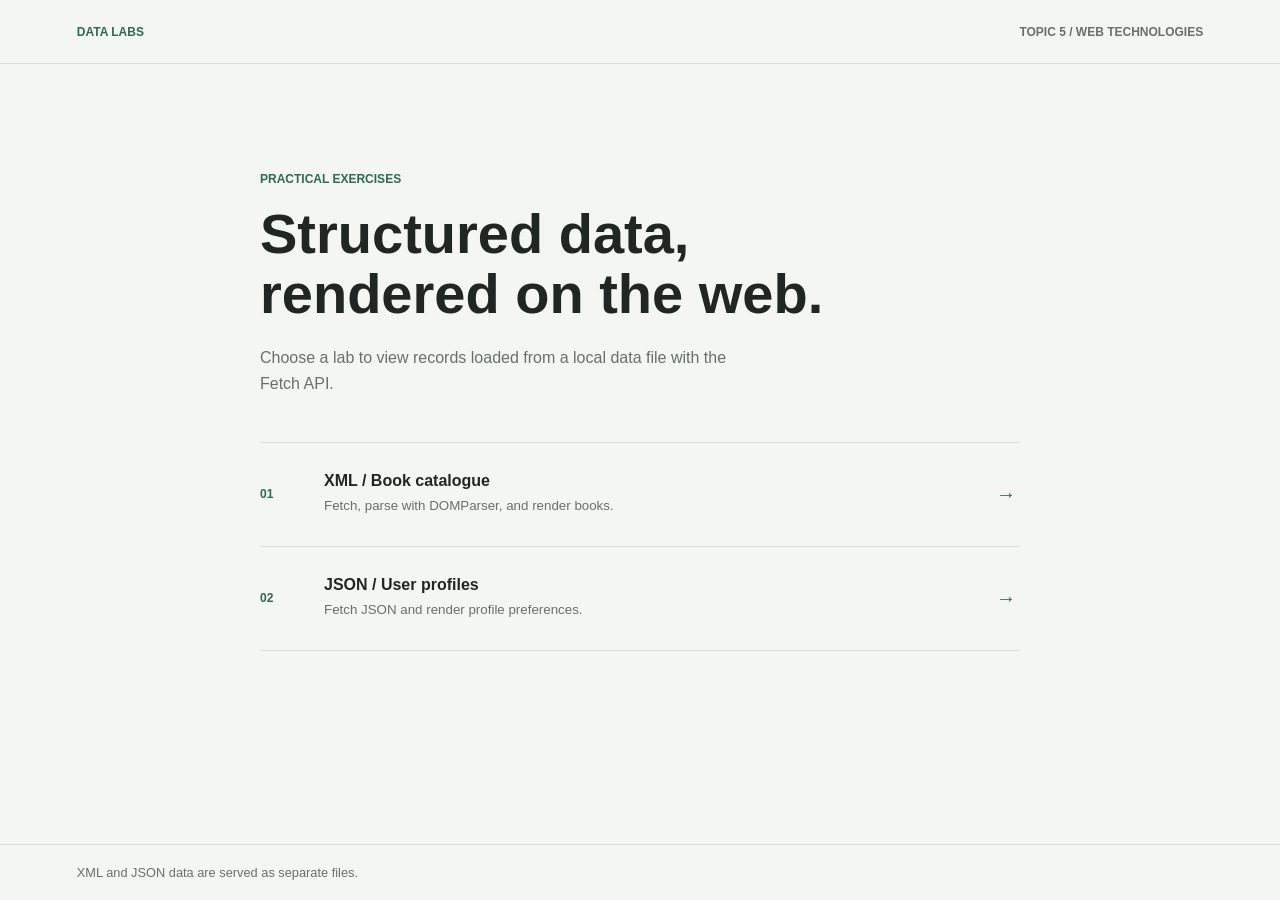
<file: index.html>
<!doctype html>
<html lang="en">
  <head>
    <meta charset="utf-8">
    <meta name="viewport" content="width=device-width, initial-scale=1">
    <meta name="theme-color" content="#f4f6f2">
    <title>XML &amp; JSON Labs</title>
    <link rel="stylesheet" href="styles.css">
  </head>
  <body>
    <header class="site-header">
      <a class="wordmark" href="index.html" aria-label="XML and JSON Labs home">DATA LABS</a>
      <span class="course-label">TOPIC 5 / WEB TECHNOLOGIES</span>
    </header>

    <main class="home-main">
      <p class="eyebrow">PRACTICAL EXERCISES</p>
      <h1>Structured data,<br>rendered on the web.</h1>
      <p class="intro">Choose a lab to view records loaded from a local data file with the Fetch API.</p>

      <nav class="lab-list" aria-label="Labs">
        <a class="lab-link" href="books.html">
          <span class="lab-number">01</span>
          <span class="lab-copy"><strong>XML / Book catalogue</strong><small>Fetch, parse with DOMParser, and render books.</small></span>
          <span class="arrow" aria-hidden="true">&rarr;</span>
        </a>
        <a class="lab-link" href="users.html">
          <span class="lab-number">02</span>
          <span class="lab-copy"><strong>JSON / User profiles</strong><small>Fetch JSON and render profile preferences.</small></span>
          <span class="arrow" aria-hidden="true">&rarr;</span>
        </a>
      </nav>
    </main>

    <footer class="site-footer">XML and JSON data are served as separate files.</footer>
  </body>
</html>
</file>
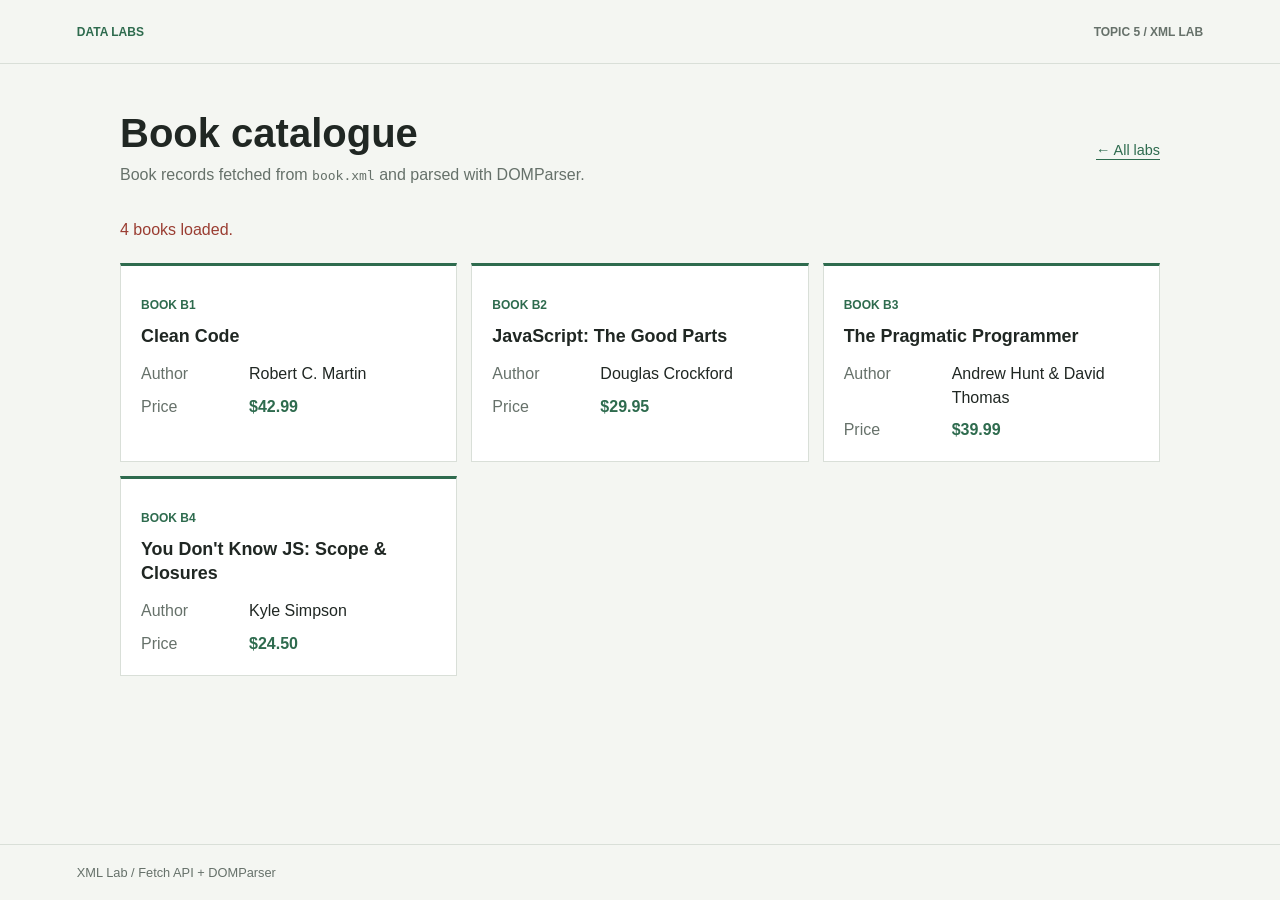
<file: books.html>
<!doctype html>
<html lang="en">
  <head>
    <meta charset="utf-8">
    <meta name="viewport" content="width=device-width, initial-scale=1">
    <meta name="theme-color" content="#f4f6f2">
    <title>Book Catalogue | XML Lab</title>
    <link rel="stylesheet" href="styles.css">
    <script src="books.js" defer></script>
  </head>
  <body>
    <header class="site-header">
      <a class="wordmark" href="index.html">DATA LABS</a>
      <span class="course-label">TOPIC 5 / XML LAB</span>
    </header>
    <main class="page-main">
      <div class="page-top">
        <div>
          <h1 class="page-heading">Book catalogue</h1>
          <p class="page-description">Book records fetched from <code>book.xml</code> and parsed with DOMParser.</p>
        </div>
        <a class="back-link" href="index.html">&larr; All labs</a>
      </div>
      <p id="status" class="status" role="status" aria-live="polite">Loading books...</p>
      <section id="books" class="data-grid" aria-label="Books"></section>
    </main>
    <footer class="site-footer">XML Lab / Fetch API + DOMParser</footer>
  </body>
</html>
</file>
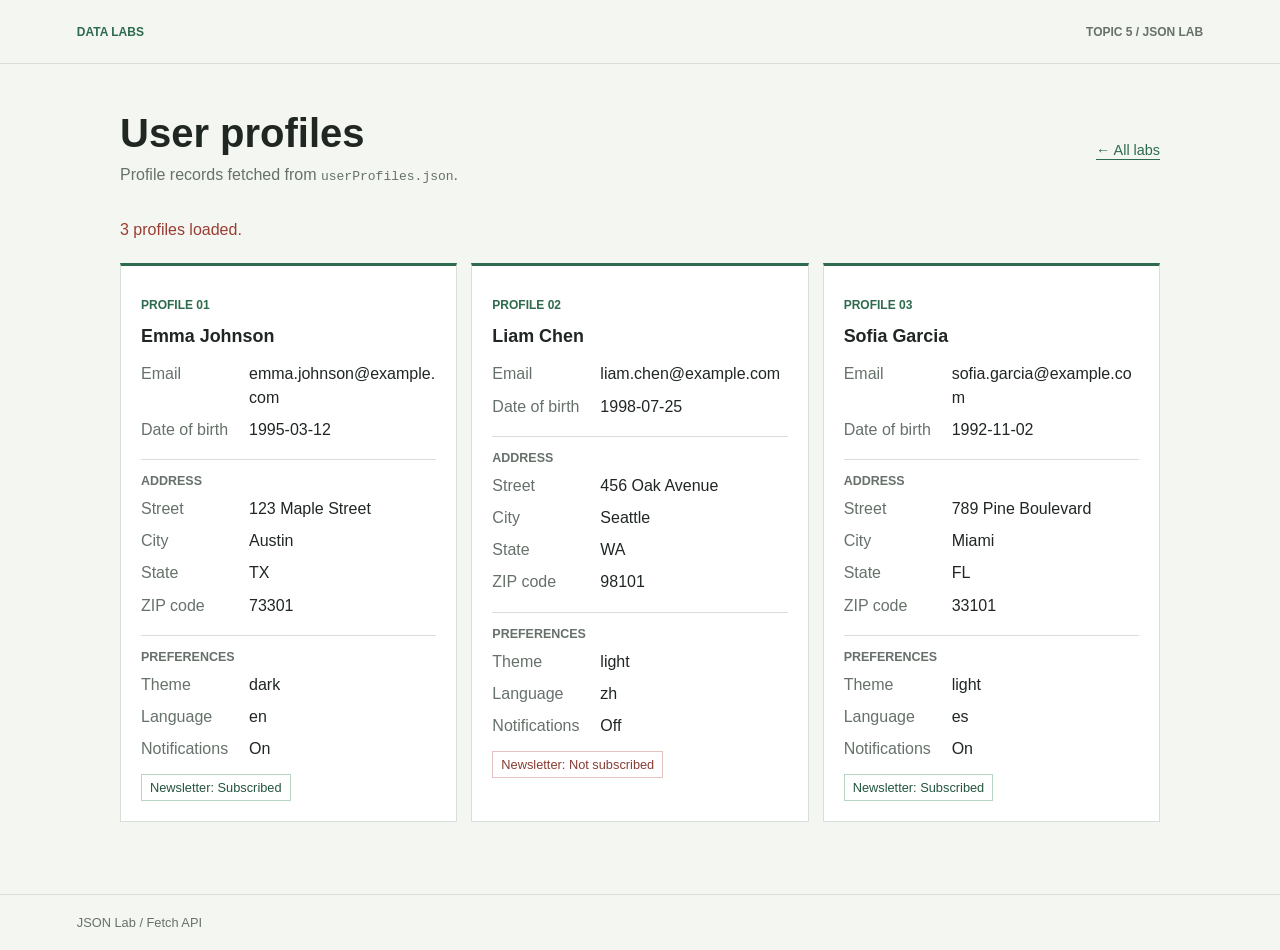
<file: users.html>
<!doctype html>
<html lang="en">
  <head>
    <meta charset="utf-8">
    <meta name="viewport" content="width=device-width, initial-scale=1">
    <meta name="theme-color" content="#f4f6f2">
    <title>User Profiles | JSON Lab</title>
    <link rel="stylesheet" href="styles.css">
    <script src="users.js" defer></script>
  </head>
  <body>
    <header class="site-header">
      <a class="wordmark" href="index.html">DATA LABS</a>
      <span class="course-label">TOPIC 5 / JSON LAB</span>
    </header>
    <main class="page-main">
      <div class="page-top">
        <div>
          <h1 class="page-heading">User profiles</h1>
          <p class="page-description">Profile records fetched from <code>userProfiles.json</code>.</p>
        </div>
        <a class="back-link" href="index.html">&larr; All labs</a>
      </div>
      <p id="status" class="status" role="status" aria-live="polite">Loading profiles...</p>
      <section id="users" class="data-grid" aria-label="User profiles"></section>
    </main>
    <footer class="site-footer">JSON Lab / Fetch API</footer>
  </body>
</html>
</file>
<file: styles.css>
:root {
  color-scheme: light;
  font-family: "Segoe UI", Arial, sans-serif;
  color: #202723;
  background: #f4f6f2;
  font-synthesis: none;
  text-rendering: optimizeLegibility;
  --ink: #202723;
  --muted: #66716a;
  --line: #d9dfd8;
  --green: #2e6b4e;
  --paper: #fff;
}

* { box-sizing: border-box; }

body {
  min-width: 320px;
  min-height: 100vh;
  margin: 0;
  display: flex;
  flex-direction: column;
}

a { color: inherit; }

.site-header {
  min-height: 64px;
  padding: 0 6vw;
  display: flex;
  align-items: center;
  justify-content: space-between;
  border-bottom: 1px solid var(--line);
}

.wordmark, .course-label, .eyebrow, .lab-number, .book-id, .profile-index {
  font-size: .75rem;
  font-weight: 700;
  letter-spacing: 0;
}

.wordmark { color: var(--green); text-decoration: none; }
.course-label, .eyebrow, .site-footer { color: var(--muted); }

.home-main {
  width: min(760px, 88vw);
  margin: clamp(56px, 12vh, 120px) auto 72px;
  flex: 1;
}

.eyebrow { margin: 0 0 18px; color: var(--green); }
h1 { margin: 0; font-size: clamp(2rem, 5vw, 3.5rem); line-height: 1.08; font-weight: 650; }
.intro { max-width: 500px; margin: 20px 0 44px; color: var(--muted); line-height: 1.65; }
.lab-list { border-top: 1px solid var(--line); }

.lab-link {
  min-height: 104px;
  display: grid;
  grid-template-columns: 48px 1fr 24px;
  align-items: center;
  gap: 16px;
  border-bottom: 1px solid var(--line);
  text-decoration: none;
}

.lab-link:hover .arrow, .lab-link:focus-visible .arrow { transform: translateX(4px); }
.lab-number, .arrow { color: var(--green); }
.lab-copy { display: grid; gap: 7px; }
.lab-copy strong { font-size: 1rem; }
.lab-copy small { color: var(--muted); line-height: 1.4; }
.arrow { transition: transform 160ms ease; font-size: 1.25rem; }
.site-footer { padding: 20px 6vw; border-top: 1px solid var(--line); font-size: .8rem; }

.page-main { width: min(1040px, 88vw); margin: 48px auto 72px; flex: 1; }
.page-top { display: flex; justify-content: space-between; align-items: center; gap: 16px; margin-bottom: 34px; }
.back-link { color: var(--green); font-size: .9rem; text-decoration-thickness: 1px; text-underline-offset: 4px; }
.page-heading { margin: 0; font-size: clamp(1.8rem, 4vw, 2.5rem); font-weight: 650; }
.page-description { margin: 8px 0 0; color: var(--muted); line-height: 1.5; }
.status { min-height: 24px; margin: 0 0 18px; color: #9a3d32; }
.status:empty { display: none; }
.data-grid { display: grid; grid-template-columns: repeat(auto-fit, minmax(min(100%, 280px), 1fr)); gap: 14px; }
.record {
  min-width: 0;
  padding: 20px;
  background: var(--paper);
  border: 1px solid var(--line);
  border-top: 3px solid var(--green);
}
.record h2 { margin: 8px 0 14px; font-size: 1.12rem; line-height: 1.35; }
.book-id, .profile-index { color: var(--green); }
.record-list { display: grid; gap: 9px; margin: 0; }
.record-row { display: grid; grid-template-columns: minmax(96px, auto) 1fr; gap: 12px; line-height: 1.45; overflow-wrap: anywhere; }
.record-row dt { color: var(--muted); }
.record-row dd { margin: 0; }
.price { color: var(--green); font-weight: 700; }
.section-label { margin: 18px 0 9px; padding-top: 14px; border-top: 1px solid var(--line); color: var(--muted); font-size: .78rem; font-weight: 700; text-transform: uppercase; }
.status-badge { display: inline-block; margin-top: 14px; padding: 5px 8px; border: 1px solid #b8d4c3; color: #24553d; font-size: .8rem; }
.status-badge.off { border-color: #e4c2bd; color: #873d34; }

a:focus-visible { outline: 3px solid #d08b36; outline-offset: 4px; }

@media (max-width: 520px) {
  .site-header { padding: 0 6vw; }
  .course-label { max-width: 145px; text-align: right; line-height: 1.35; }
  .page-top { align-items: flex-start; flex-direction: column-reverse; }
  .record-row { grid-template-columns: 1fr; gap: 2px; }
}
</file>
